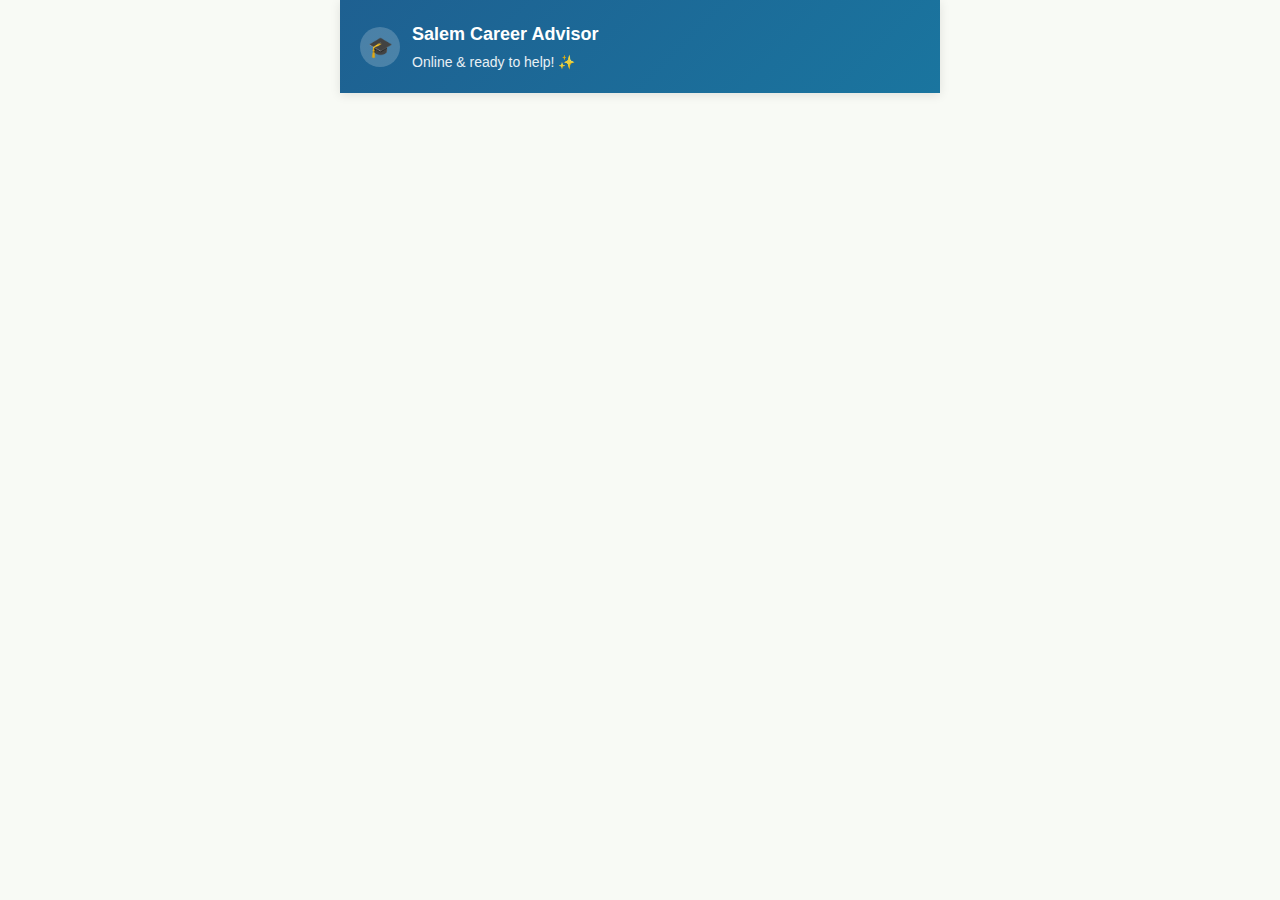
<file: index.html>
<!DOCTYPE html>
<html lang="en">
<head>
    <meta charset="UTF-8">
    <meta name="viewport" content="width=device-width, initial-scale=1.0, maximum-scale=1.0, user-scalable=no">
    <meta name="apple-mobile-web-app-capable" content="yes">
    <meta name="mobile-web-app-capable" content="yes">
    <title>Salem University Career Assessment</title>
    
    <!-- Import the color palette -->
    <link rel="stylesheet" href="colors.css">
    
    <style>
        /* CSS Variables from colors.css */
        :root {
            --mindaro: #d9ed92ff;
            --light-green: #b5e48cff;
            --light-green-2: #99d98cff;
            --emerald: #76c893ff;
            --keppel: #52b69aff;
            --verdigris: #34a0a4ff;
            --bondi-blue: #168aadff;
            --cerulean: #1a759fff;
            --lapis-lazuli: #1e6091ff;
            --indigo-dye: #184e77ff;
            
            /* Semantic color mapping */
            --color-primary: var(--cerulean);
            --color-secondary: var(--emerald);
            --color-accent: var(--verdigris);
            --color-background: #f8faf5;
            --color-surface: #ffffff;
            --color-text: #2d3436;
            --color-text-secondary: #636e72;
            --color-success: var(--emerald);
            --color-warning: var(--mindaro);
            --color-info: var(--bondi-blue);
        }
        
        * {
            margin: 0;
            padding: 0;
            box-sizing: border-box;
        }
        
        body {
            font-family: -apple-system, BlinkMacSystemFont, 'Segoe UI', Roboto, sans-serif;
            background-color: var(--color-background);
            color: var(--color-text);
            line-height: 1.6;
            overflow-x: hidden;
            -webkit-font-smoothing: antialiased;
        }
        
        /* Mobile-first container */
        .app-container {
            min-height: 100vh;
            display: flex;
            flex-direction: column;
            position: relative;
        }
        
        /* Chat Interface Styles */
        .chat-container {
            flex: 1;
            display: flex;
            flex-direction: column;
            max-width: 600px;
            margin: 0 auto;
            width: 100%;
            background: var(--color-surface);
        }
        
        .chat-header {
            background: linear-gradient(135deg, var(--lapis-lazuli) 0%, var(--cerulean) 100%);
            color: white;
            padding: 20px;
            box-shadow: 0 2px 10px rgba(0,0,0,0.1);
            position: sticky;
            top: 0;
            z-index: 100;
        }
        
        .header-content {
            display: flex;
            align-items: center;
            gap: 12px;
        }
        
        .bot-avatar {
            width: 40px;
            height: 40px;
            background: rgba(255,255,255,0.2);
            border-radius: 50%;
            display: flex;
            align-items: center;
            justify-content: center;
            font-size: 20px;
        }
        
        .header-text h1 {
            font-size: 18px;
            font-weight: 600;
            margin-bottom: 2px;
        }
        
        .header-text p {
            font-size: 14px;
            opacity: 0.9;
        }
        
        .chat-messages {
            flex: 1;
            overflow-y: hidden;
            padding: 20px;
            display: flex;
            flex-direction: column;
            justify-content: center;
            gap: 16px;
            background: var(--color-background);
            position: relative;
        }
        
        /* Single-screen message management */
        .message-fadeout {
            animation: fadeOut 0.5s ease forwards;
        }
        
        @keyframes fadeOut {
            to {
                opacity: 0;
                transform: translateY(-20px) scale(0.9);
            }
        }
        
        .message-fadein {
            animation: fadeIn 0.6s ease forwards;
        }
        
        @keyframes fadeIn {
            from {
                opacity: 0;
                transform: translateY(20px) scale(0.95);
            }
            to {
                opacity: 1;
                transform: translateY(0) scale(1);
            }
        }
        
        .message {
            display: flex;
            gap: 12px;
            animation: slideIn 0.3s ease-out;
        }
        
        .message.user {
            flex-direction: row-reverse;
        }
        
        .message-avatar {
            width: 32px;
            height: 32px;
            border-radius: 50%;
            flex-shrink: 0;
            display: flex;
            align-items: center;
            justify-content: center;
            font-size: 16px;
        }
        
        .message.bot .message-avatar {
            background: var(--emerald);
            color: white;
        }
        
        .message.user .message-avatar {
            background: var(--verdigris);
            color: white;
        }
        
        .message-bubble {
            max-width: 80%;
            padding: 12px 16px;
            border-radius: 18px;
            font-size: 16px;
            line-height: 1.4;
        }
        
        .message.bot .message-bubble {
            background: white;
            color: var(--color-text);
            border-bottom-left-radius: 4px;
            box-shadow: 0 2px 8px rgba(0,0,0,0.05);
        }
        
        .message.user .message-bubble {
            background: linear-gradient(135deg, var(--keppel) 0%, var(--verdigris) 100%);
            color: white;
            border-bottom-right-radius: 4px;
        }
        
        /* Quick Reply Buttons */
        .quick-replies {
            padding: 12px 20px;
            display: flex;
            gap: 8px;
            flex-wrap: wrap;
            background: white;
            border-top: 1px solid rgba(0,0,0,0.05);
            min-height: 60px;
            align-items: center;
        }
        
        /* Enhanced Quick Reply Cards */
        .quick-replies {
            padding: 20px;
            background: linear-gradient(180deg, rgba(255,255,255,0.95) 0%, rgba(217,237,146,0.05) 100%);
            border-top: 1px solid rgba(0,0,0,0.05);
            min-height: 80px;
        }
        
        .quick-replies-grid {
            display: grid;
            grid-template-columns: repeat(auto-fit, minmax(250px, 1fr));
            gap: 12px;
            max-width: 800px;
            margin: 0 auto;
        }
        
        .quick-reply-card {
            background: white;
            border: 2px solid #e0e0e0;
            border-radius: 16px;
            padding: 16px 20px;
            cursor: pointer;
            transition: all 0.3s ease;
            min-height: 60px;
            display: flex;
            align-items: center;
            justify-content: center;
            text-align: center;
            font-size: 15px;
            font-weight: 500;
            color: var(--color-text);
            position: relative;
            overflow: hidden;
            animation: slideInUp 0.4s ease;
        }
        
        .quick-reply-card::before {
            content: '';
            position: absolute;
            top: 0;
            left: 0;
            right: 0;
            bottom: 0;
            background: linear-gradient(135deg, var(--mindaro) 0%, var(--emerald) 100%);
            opacity: 0;
            transition: opacity 0.3s ease;
        }
        
        .quick-reply-card:hover {
            transform: translateY(-2px);
            box-shadow: 0 8px 24px rgba(0,0,0,0.1);
            border-color: var(--emerald);
        }
        
        .quick-reply-card:hover::before {
            opacity: 0.1;
        }
        
        .quick-reply-card span {
            position: relative;
            z-index: 1;
        }
        
        /* Animation for cards */
        @keyframes slideInUp {
            from {
                opacity: 0;
                transform: translateY(20px);
            }
            to {
                opacity: 1;
                transform: translateY(0);
            }
        }
        
        /* Legacy button style for compatibility */
        .quick-reply-btn {
            padding: 10px 20px;
            border: 2px solid var(--emerald);
            background: white;
            color: var(--color-primary);
            border-radius: 20px;
            font-size: 15px;
            font-weight: 500;
            cursor: pointer;
            transition: all 0.2s ease;
            white-space: nowrap;
            min-height: 44px;
            display: flex;
            align-items: center;
        }
        
        .quick-reply-btn:hover, .quick-reply-btn:active {
            background: var(--emerald);
            color: white;
            transform: translateY(-1px);
        }
        
        /* Input Area */
        .chat-input-area {
            padding: 16px;
            background: white;
            border-top: 1px solid rgba(0,0,0,0.05);
            display: flex;
            gap: 12px;
            align-items: center;
        }
        
        .chat-input {
            flex: 1;
            padding: 12px 20px;
            border: 2px solid var(--light-green);
            border-radius: 24px;
            font-size: 16px;
            outline: none;
            transition: border-color 0.2s ease;
            min-height: 48px;
        }
        
        .chat-input:focus {
            border-color: var(--emerald);
        }
        
        .send-button {
            width: 48px;
            height: 48px;
            border-radius: 50%;
            border: none;
            background: linear-gradient(135deg, var(--emerald) 0%, var(--keppel) 100%);
            color: white;
            cursor: pointer;
            display: flex;
            align-items: center;
            justify-content: center;
            transition: all 0.2s ease;
            font-size: 20px;
        }
        
        .send-button:hover {
            transform: scale(1.05);
        }
        
        .send-button:active {
            transform: scale(0.95);
        }
        
        .send-button:disabled {
            opacity: 0.5;
            cursor: not-allowed;
        }
        
        /* Typing Indicator */
        .typing-indicator {
            display: flex;
            gap: 4px;
            padding: 16px;
        }
        
        .typing-indicator span {
            width: 8px;
            height: 8px;
            background: var(--light-green-2);
            border-radius: 50%;
            animation: typing 1.4s infinite;
        }
        
        .typing-indicator span:nth-child(2) {
            animation-delay: 0.2s;
        }
        
        .typing-indicator span:nth-child(3) {
            animation-delay: 0.4s;
        }
        
        /* Enhanced Progress System */
        .progress-container {
            padding: 24px 20px;
            background: linear-gradient(180deg, rgba(255,255,255,0.98) 0%, rgba(217,237,146,0.08) 100%);
            border-bottom: 1px solid rgba(0,0,0,0.05);
            position: relative;
        }
        
        .progress-sections {
            display: flex;
            justify-content: space-between;
            margin-bottom: 20px;
            position: relative;
            max-width: 600px;
            margin: 0 auto 20px;
        }
        
        .progress-section {
            flex: 1;
            text-align: center;
            position: relative;
            z-index: 2;
        }
        
        .section-dot {
            width: 40px;
            height: 40px;
            border-radius: 50%;
            background: white;
            border: 3px solid #e0e0e0;
            margin: 0 auto 8px;
            display: flex;
            align-items: center;
            justify-content: center;
            font-weight: 600;
            transition: all 0.3s ease;
            position: relative;
            font-size: 14px;
        }
        
        .section-dot.active {
            background: var(--emerald);
            border-color: var(--emerald);
            color: white;
            transform: scale(1.1);
            box-shadow: 0 4px 12px rgba(118,200,147,0.4);
        }
        
        .section-dot.completed {
            background: var(--verdigris);
            border-color: var(--verdigris);
            color: white;
        }
        
        .section-dot.completed::after {
            content: '✓';
            position: absolute;
            font-size: 20px;
        }
        
        .section-label {
            font-size: 12px;
            color: #666;
            font-weight: 500;
        }
        
        .section-label.active {
            color: var(--emerald);
            font-weight: 600;
        }
        
        .progress-line {
            position: absolute;
            top: 20px;
            left: 10%;
            right: 10%;
            height: 3px;
            background: #e0e0e0;
            z-index: 1;
        }
        
        .progress-line-fill {
            height: 100%;
            background: linear-gradient(90deg, var(--verdigris) 0%, var(--emerald) 100%);
            transition: width 0.5s ease;
            position: relative;
        }
        
        .progress-stats {
            display: flex;
            justify-content: space-between;
            align-items: center;
            font-size: 14px;
            color: #666;
            margin-top: 12px;
        }
        
        .progress-percentage {
            font-size: 24px;
            font-weight: 700;
            color: var(--emerald);
            margin-right: 8px;
        }
        
        .time-estimate {
            color: #999;
            font-size: 13px;
        }
        
        .progress-text {
            display: flex;
            justify-content: space-between;
            font-size: 14px;
            color: var(--color-text-secondary);
        }
        
        /* Career Blueprint View */
        .blueprint-container {
            display: none;
            padding: 20px;
            max-width: 600px;
            margin: 0 auto;
            width: 100%;
        }
        
        .blueprint-header {
            text-align: center;
            margin-bottom: 30px;
            padding: 20px;
            background: linear-gradient(135deg, var(--mindaro) 0%, var(--light-green) 100%);
            border-radius: 16px;
        }
        
        .blueprint-header h2 {
            font-size: 24px;
            color: var(--indigo-dye);
            margin-bottom: 8px;
        }
        
        .career-timeline {
            display: flex;
            flex-direction: column;
            gap: 20px;
            margin-bottom: 30px;
        }
        
        .timeline-item {
            background: white;
            padding: 20px;
            border-radius: 12px;
            box-shadow: 0 4px 12px rgba(0,0,0,0.08);
            border-left: 4px solid var(--verdigris);
            transition: transform 0.2s ease;
        }
        
        .timeline-item:hover {
            transform: translateX(4px);
        }
        
        .timeline-year {
            font-size: 14px;
            color: var(--verdigris);
            font-weight: 600;
            margin-bottom: 8px;
        }
        
        .timeline-role {
            font-size: 18px;
            font-weight: 600;
            color: var(--indigo-dye);
            margin-bottom: 8px;
        }
        
        .timeline-skills {
            display: flex;
            flex-wrap: wrap;
            gap: 8px;
            margin-top: 12px;
        }
        
        .skill-badge {
            padding: 4px 12px;
            background: var(--mindaro);
            color: var(--indigo-dye);
            border-radius: 16px;
            font-size: 13px;
            font-weight: 500;
        }
        
        .cta-section {
            background: white;
            padding: 24px;
            border-radius: 16px;
            text-align: center;
            box-shadow: 0 4px 20px rgba(0,0,0,0.1);
        }
        
        .apply-button {
            background: linear-gradient(135deg, var(--cerulean) 0%, var(--bondi-blue) 100%);
            color: white;
            padding: 16px 40px;
            font-size: 18px;
            font-weight: 600;
            border: none;
            border-radius: 30px;
            cursor: pointer;
            transition: all 0.3s ease;
            margin-top: 20px;
            min-height: 56px;
        }
        
        .apply-button:hover {
            transform: translateY(-2px);
            box-shadow: 0 6px 20px rgba(26, 117, 159, 0.3);
        }
        
        /* Animations */
        @keyframes slideIn {
            from {
                opacity: 0;
                transform: translateY(10px);
            }
            to {
                opacity: 1;
                transform: translateY(0);
            }
        }
        
        /* Reward animations */
        .reward-badge {
            position: fixed;
            top: 50%;
            left: 50%;
            transform: translate(-50%, -50%) scale(0);
            background: white;
            padding: 20px;
            border-radius: 50%;
            box-shadow: 0 10px 30px rgba(0,0,0,0.2);
            z-index: 1000;
            animation: rewardPop 0.6s ease forwards;
        }
        
        @keyframes rewardPop {
            0% {
                transform: translate(-50%, -50%) scale(0) rotate(0deg);
            }
            50% {
                transform: translate(-50%, -50%) scale(1.2) rotate(180deg);
            }
            100% {
                transform: translate(-50%, -50%) scale(1) rotate(360deg);
            }
        }
        
        /* Micro-interactions */
        .pulse-dot {
            display: inline-block;
            width: 8px;
            height: 8px;
            background: var(--emerald);
            border-radius: 50%;
            margin: 0 4px;
            animation: pulse 1.5s ease infinite;
        }
        
        @keyframes pulse {
            0%, 100% {
                transform: scale(1);
                opacity: 1;
            }
            50% {
                transform: scale(1.5);
                opacity: 0.5;
            }
        }
        
        @keyframes typing {
            0%, 60%, 100% {
                opacity: 0.3;
                transform: translateY(0);
            }
            30% {
                opacity: 1;
                transform: translateY(-10px);
            }
        }
        
        /* Confetti animation for milestones */
        .confetti {
            position: fixed;
            width: 10px;
            height: 10px;
            background: var(--emerald);
            position: absolute;
            animation: confetti-fall 3s ease-out;
            z-index: 1000;
        }
        
        @keyframes confetti-fall {
            0% {
                transform: translateY(-100vh) rotate(0deg);
                opacity: 1;
            }
            100% {
                transform: translateY(100vh) rotate(720deg);
                opacity: 0;
            }
        }
        
        /* Celebration message */
        .celebration-message {
            position: fixed;
            top: 50%;
            left: 50%;
            transform: translate(-50%, -50%);
            background: white;
            padding: 30px 40px;
            border-radius: 20px;
            box-shadow: 0 20px 60px rgba(0,0,0,0.2);
            text-align: center;
            z-index: 1001;
            animation: celebrationPop 0.5s ease;
        }
        
        @keyframes celebrationPop {
            0% {
                transform: translate(-50%, -50%) scale(0);
                opacity: 0;
            }
            80% {
                transform: translate(-50%, -50%) scale(1.1);
            }
            100% {
                transform: translate(-50%, -50%) scale(1);
                opacity: 1;
            }
        }
        
        /* Checkbox styles */
        .checkbox-container {
            display: flex;
            flex-direction: column;
            gap: 12px;
            margin-top: 12px;
        }
        
        .checkbox-option {
            background: white;
            border: 2px solid #e0e0e0;
            border-radius: 12px;
            padding: 16px;
            cursor: pointer;
            transition: all 0.3s ease;
            display: flex;
            align-items: center;
            gap: 12px;
            min-height: 56px;
        }
        
        .checkbox-option:hover {
            border-color: var(--emerald);
            transform: translateX(4px);
        }
        
        .checkbox-option.selected {
            background: var(--mindaro);
            border-color: var(--emerald);
        }
        
        .checkbox-option input[type="checkbox"] {
            width: 20px;
            height: 20px;
            cursor: pointer;
        }
        
        .checkbox-submit-btn {
            background: linear-gradient(135deg, var(--cerulean) 0%, var(--bondi-blue) 100%);
            color: white;
            padding: 16px 32px;
            border: none;
            border-radius: 30px;
            font-size: 16px;
            font-weight: 600;
            cursor: pointer;
            margin-top: 20px;
            transition: all 0.3s ease;
            min-height: 56px;
        }
        
        .checkbox-submit-btn:hover:not(:disabled) {
            transform: translateY(-2px);
            box-shadow: 0 6px 20px rgba(26, 117, 159, 0.3);
        }
        
        .checkbox-submit-btn:disabled {
            opacity: 0.5;
            cursor: not-allowed;
        }
        
        /* Scale/Slider styles */
        .scale-container {
            background: white;
            border-radius: 16px;
            padding: 32px 24px;
            margin-top: 16px;
            box-shadow: 0 2px 10px rgba(0,0,0,0.1);
        }
        
        .scale-slider {
            width: 100%;
            margin: 40px 0 30px 0;
            -webkit-appearance: none;
            appearance: none;
            height: 12px;
            background: linear-gradient(to right, var(--mindaro) 0%, var(--emerald) 50%, var(--cerulean) 100%);
            border-radius: 6px;
            outline: none;
            opacity: 0.9;
        }
        
        .scale-slider::-webkit-slider-thumb {
            -webkit-appearance: none;
            appearance: none;
            width: 32px;
            height: 32px;
            background: white;
            border: 3px solid var(--cerulean);
            border-radius: 50%;
            cursor: pointer;
            box-shadow: 0 2px 8px rgba(0,0,0,0.2);
            transition: all 0.2s ease;
        }
        
        .scale-slider::-webkit-slider-thumb:hover {
            transform: scale(1.1);
            box-shadow: 0 4px 12px rgba(0,0,0,0.3);
        }
        
        .scale-slider::-moz-range-thumb {
            width: 32px;
            height: 32px;
            background: white;
            border: 3px solid var(--cerulean);
            border-radius: 50%;
            cursor: pointer;
            box-shadow: 0 2px 8px rgba(0,0,0,0.2);
            transition: all 0.2s ease;
        }
        
        .scale-slider::-moz-range-thumb:hover {
            transform: scale(1.1);
            box-shadow: 0 4px 12px rgba(0,0,0,0.3);
        }
        
        .scale-labels {
            display: flex;
            justify-content: space-between;
            margin-bottom: 20px;
            font-size: 16px;
            font-weight: 500;
            color: var(--indigo-dye);
            padding: 0 5px;
        }
        
        .scale-value {
            text-align: center;
            font-size: 48px;
            font-weight: 700;
            color: var(--cerulean);
            margin: 20px 0 30px 0;
            line-height: 1;
        }
        
        .scale-submit-btn {
            background: linear-gradient(135deg, var(--cerulean) 0%, var(--bondi-blue) 100%);
            color: white;
            padding: 16px 32px;
            border: none;
            border-radius: 30px;
            font-size: 16px;
            font-weight: 600;
            cursor: pointer;
            margin-top: 24px;
            width: 100%;
            transition: all 0.3s ease;
            min-height: 56px;
        }
        
        .scale-submit-btn:hover {
            transform: translateY(-2px);
            box-shadow: 0 6px 20px rgba(26, 117, 159, 0.3);
        }
        
        /* Loading Screen */
        .loading-screen {
            display: none;
            position: fixed;
            top: 0;
            left: 0;
            right: 0;
            bottom: 0;
            background: linear-gradient(135deg, var(--light-green) 0%, var(--emerald) 100%);
            z-index: 1000;
            align-items: center;
            justify-content: center;
            flex-direction: column;
            color: white;
        }
        
        .loading-spinner {
            width: 60px;
            height: 60px;
            border: 4px solid rgba(255,255,255,0.3);
            border-top: 4px solid white;
            border-radius: 50%;
            animation: spin 1s linear infinite;
            margin-bottom: 20px;
        }
        
        @keyframes spin {
            0% { transform: rotate(0deg); }
            100% { transform: rotate(360deg); }
        }
        
        /* Mobile Optimizations */
        @media (max-width: 480px) {
            .chat-header {
                padding: 16px;
            }
            
            .header-text h1 {
                font-size: 16px;
            }
            
            .message-bubble {
                max-width: 90%;
                font-size: 15px;
            }
            
            .quick-reply-btn {
                font-size: 14px;
                padding: 8px 16px;
            }
            
            .timeline-item {
                padding: 16px;
            }
        }
        
        /* Touch-friendly adjustments */
        @media (hover: none) {
            .quick-reply-btn:active {
                background: var(--emerald);
                color: white;
            }
            
            .timeline-item:active {
                transform: translateX(4px);
            }
        }
        
        /* Hide elements initially */
        .hidden {
            display: none !important;
        }
    </style>
</head>
<body>
    <div class="app-container">
        <!-- Chat Interface -->
        <div id="chatInterface" class="chat-container">
            <div class="chat-header">
                <div class="header-content">
                    <div class="bot-avatar">🎓</div>
                    <div class="header-text">
                        <h1>Salem Career Advisor</h1>
                        <p class="status">Online & ready to help! ✨</p>
                    </div>
                </div>
            </div>
            
            <!-- Enhanced Progress Bar -->
            <div class="progress-container hidden" id="progressContainer">
                <div class="progress-sections">
                    <div class="progress-line">
                        <div class="progress-line-fill" id="progressFill" style="width: 0%"></div>
                    </div>
                    <div class="progress-section" data-section="1">
                        <div class="section-dot active" id="section1">1</div>
                        <div class="section-label active">Education</div>
                    </div>
                    <div class="progress-section" data-section="2">
                        <div class="section-dot" id="section2">2</div>
                        <div class="section-label">Experience</div>
                    </div>
                    <div class="progress-section" data-section="3">
                        <div class="section-dot" id="section3">3</div>
                        <div class="section-label">Vision</div>
                    </div>
                    <div class="progress-section" data-section="4">
                        <div class="section-dot" id="section4">4</div>
                        <div class="section-label">Decision</div>
                    </div>
                    <div class="progress-section" data-section="5">
                        <div class="section-dot" id="section5">5</div>
                        <div class="section-label">Finish</div>
                    </div>
                </div>
                <div class="progress-stats">
                    <div>
                        <span class="progress-percentage" id="progressPercent">0%</span>
                        <span class="progress-current">Complete</span>
                    </div>
                    <span class="time-estimate" id="timeEstimate">~12 min remaining</span>
                </div>
            </div>
            
            <!-- Chat Messages -->
            <div class="chat-messages" id="chatMessages">
                <!-- Messages will be dynamically added here -->
            </div>
            
            <!-- Quick Replies -->
            <div class="quick-replies hidden" id="quickReplies">
                <!-- Quick reply buttons will be dynamically added here -->
            </div>
            
            <!-- Input Area -->
            <div class="chat-input-area hidden" id="inputArea">
                <input 
                    type="text" 
                    class="chat-input" 
                    id="chatInput" 
                    placeholder="Type your answer..."
                    autocomplete="off"
                >
                <button class="send-button" id="sendButton">
                    <span>→</span>
                </button>
            </div>
        </div>
        
        <!-- Career Blueprint View -->
        <div id="blueprintView" class="blueprint-container hidden">
            <!-- Blueprint content will be dynamically added here -->
        </div>
        
        <!-- Loading Screen -->
        <div id="loadingScreen" class="loading-screen">
            <div class="loading-spinner"></div>
            <h2>Creating Your Career Blueprint...</h2>
            <p>Analyzing your responses...</p>
        </div>
    </div>
    
    <!-- External scripts for LLM integration -->
    <script src="config.js"></script>
    <script src="llm-service.js"></script>
    <script src="conversational-enhancements.js"></script>
    
    <!-- Embedded quiz logic -->
    <script>
        // Salem University Career Assessment Quiz Application
        // Enhanced with LLM integration for dynamic, personalized experiences

        // Application state
        const appState = {
            currentQuestion: 0,
            responses: {},
            isTyping: false,
            quizStartTime: null,
            userEmail: '',
            userName: '',
            milestones: {},
            llmService: null,
            apiCallCount: 0,
            dynamicQuestions: [],
            conversationContext: {}
        };

        // DOM elements
        const elements = {
            chatMessages: document.getElementById('chatMessages'),
            quickReplies: document.getElementById('quickReplies'),
            inputArea: document.getElementById('inputArea'),
            chatInput: document.getElementById('chatInput'),
            sendButton: document.getElementById('sendButton'),
            progressContainer: document.getElementById('progressContainer'),
            progressFill: document.getElementById('progressFill'),
            progressCurrent: document.getElementById('progressCurrent'),
            progressPercent: document.getElementById('progressPercent'),
            chatInterface: document.getElementById('chatInterface'),
            blueprintView: document.getElementById('blueprintView'),
            loadingScreen: document.getElementById('loadingScreen')
        };

        // Complete 25-Question Career Assessment
        const quizQuestions = [
            // Introduction
            {
                id: 'intro',
                message: "Hi! 👋 I'm Salem, your personal career advisor. Think of me as your guide to discovering the perfect education path for your future! Ready to explore your possibilities? 🚀",
                type: 'quick',
                options: ['Yes, let\'s start! 🎉', 'Tell me more first 🤔']
            },
            // Section 1: Educational Foundation (Questions 1-8)
            {
                id: 'q1_education_level',
                number: 1,
                message: "Let's start with your educational journey! 🎓 What's your highest level of education completed?",
                type: 'quick',
                options: [
                    'High School Diploma or GED',
                    'Some College (no degree)',
                    'Associate Degree',
                    'Bachelor\'s Degree',
                    'Master\'s Degree',
                    'Doctoral Degree'
                ],
                followUp: {
                    'High School Diploma or GED': "Starting fresh! Love the ambition! 🌱 You're about to unlock so many possibilities!",
                    'Some College (no degree)': "Welcome back! Time to finish what you started! 💪",
                    'Associate Degree': "Nice foundation! Ready to build higher? 🏗️",
                    'Bachelor\'s Degree': "Bachelor's club! Time for the next level? 🎯",
                    'Master\'s Degree': "Already a master! Going for legendary status? ⭐",
                    'Doctoral Degree': "Wow, a doctor in the house! Always more to learn! 🚀"
                }
            },
            {
                id: 'q2_field_of_study',
                number: 2,
                message: "Great! Now, what was your field of study? 📚 This helps me understand your background better!",
                type: 'quick',
                options: [
                    'Business/Management',
                    'Healthcare/Nursing',
                    'Education/Teaching',
                    'Criminal Justice/Law Enforcement',
                    'Technology/Computer Science',
                    'Liberal Arts/General Studies',
                    'Science/Engineering',
                    'Other'
                ],
                dynamicMessage: function(responses) {
                    if (responses.q1_education_level === 'Some College (no degree)') {
                        return "What field are you studying (or did you study)? 📚 This helps me understand your interests!";
                    }
                    return null;
                }
            },
            {
                id: 'q3_completion_date',
                number: 3,
                message: "When did you complete (or expect to complete) your most recent degree? ⏰",
                type: 'quick',
                options: [
                    'Currently enrolled',
                    'Within the last 2 years',
                    '2-5 years ago',
                    '5-10 years ago',
                    'More than 10 years ago'
                ]
            },
            {
                id: 'q4_academic_performance',
                number: 4,
                message: "How would you describe your academic performance? 📊 (No judgment - we all have different strengths!)",
                type: 'quick',
                options: [
                    'Excellent (mostly A\'s)',
                    'Good (mostly B\'s)',
                    'Average (mostly C\'s)',
                    'It was challenging for me',
                    'I was a different person then - ready to excel now!'
                ],
                followUp: {
                    'Excellent (mostly A\'s)': "Academic rockstar! 🌟 That dedication will serve you well!",
                    'Good (mostly B\'s)': "Solid performance! You know how to get results! 💪",
                    'Average (mostly C\'s)': "Hey, C's get degrees! And experience counts for so much more! 👍",
                    'It was challenging for me': "I appreciate your honesty! Our support system is amazing - free weekly tutoring included! 🤝",
                    'I was a different person then - ready to excel now!': "Love that growth mindset! That's the spirit of a true champion! 🏆"
                }
            },
            {
                id: 'q5_favorite_aspect',
                number: 5,
                message: "What was your favorite part of your educational experience? 🌟",
                type: 'quick',
                options: [
                    'Hands-on projects and real-world applications',
                    'Research and analytical thinking',
                    'Group discussions and collaboration',
                    'Independent study and self-direction',
                    'Connecting theory to practice',
                    'Building relationships with classmates and faculty'
                ]
            },
            {
                id: 'q6_skill_to_add',
                number: 6,
                message: "If you could add ONE skill or credential to level up your career, what would it be? 🎮",
                type: 'quick',
                options: [
                    'Advanced degree in my field',
                    'Leadership and management training',
                    'Professional certifications',
                    'Technology and digital skills',
                    'Communication and presentation abilities',
                    'Industry-specific expertise'
                ]
            },
            {
                id: 'q7_recent_development',
                number: 7,
                message: "Have you taken any professional development courses or certifications recently? 📈",
                type: 'quick',
                options: [
                    'Yes, multiple courses/certifications',
                    'Yes, one significant program',
                    'Some informal training or workshops',
                    'No, but I\'ve been planning to',
                    'No, this would be my first step back'
                ]
            },
            {
                id: 'q8_biggest_concern',
                number: 8,
                message: "Real talk - what's your biggest concern about going back to school? 🤔 (I'm here to help address it!)",
                type: 'quick',
                options: [
                    'Time management with work and family',
                    'Academic confidence after time away',
                    'Technology and online learning',
                    'Financial investment and value',
                    'Choosing the right program',
                    'Balancing studies with current responsibilities'
                ],
                followUp: {
                    'Time management with work and family': "Totally get it! That's why our flexible programs are designed for busy professionals like you! ⏰",
                    'Academic confidence after time away': "You've got this! Our free weekly tutoring and 24/7 support will boost your confidence! 💪",
                    'Technology and online learning': "No worries! Our tech support is amazing and available 24/7! 💻",
                    'Financial investment and value': "Smart thinking! Let me show you how our graduates see real career advancement... 📈",
                    'Choosing the right program': "That's why I'm here! We'll find your perfect match! 🎯",
                    'Balancing studies with current responsibilities': "Balance is key! Our programs are built for working professionals! ⚖️"
                }
            },
            // Section 2: Professional Experience (Questions 9-15)
            {
                id: 'q9_employment_status',
                number: 9,
                message: "Now let's talk about your professional journey! 💼 What's your current employment status?",
                type: 'quick',
                options: [
                    'Employed full-time',
                    'Employed part-time',
                    'Self-employed/Freelancing',
                    'Between jobs/Actively seeking',
                    'Student',
                    'Retired but considering new opportunities'
                ]
            },
            {
                id: 'q10_industry',
                number: 10,
                message: "What industry are you in? 🏢 This helps me suggest programs that align with your field!",
                type: 'quick',
                options: [
                    'Healthcare/Medical',
                    'Business/Finance/Consulting',
                    'Education/Training',
                    'Government/Public Service',
                    'Technology/IT',
                    'Criminal Justice/Law Enforcement',
                    'Non-profit/Social Services',
                    'Other'
                ]
            },
            {
                id: 'q11_years_experience',
                number: 11,
                message: "How many years of professional experience do you have? 📅 Experience is valuable!",
                type: 'quick',
                options: [
                    'Less than 2 years',
                    '2-5 years',
                    '5-10 years',
                    '10-15 years',
                    '15-20 years',
                    'More than 20 years'
                ]
            },
            {
                id: 'q12_role_level',
                number: 12,
                message: "What's your current role level? 📊 (No matter where you are, there's always room to grow!)",
                type: 'quick',
                options: [
                    'Individual contributor/Front-line role',
                    'Senior specialist/Subject matter expert',
                    'Team leader/Supervisor',
                    'Manager/Department head',
                    'Senior manager/Director',
                    'Executive/C-suite'
                ]
            },
            {
                id: 'q13_engaging_aspects',
                number: 13,
                message: "What parts of your work light you up? ✨ Choose up to 3 that really energize you!",
                type: 'checkbox',
                options: [
                    'Problem-solving and analytical challenges',
                    'Leading and developing team members',
                    'Client/customer interaction and service',
                    'Strategic planning and big-picture thinking',
                    'Hands-on technical work',
                    'Creative and innovative projects',
                    'Training and knowledge sharing',
                    'Process improvement and efficiency'
                ],
                maxSelections: 3
            },
            {
                id: 'q14_frustration',
                number: 14,
                message: "Let's be real - what's your biggest frustration at work right now? 😤 (Education can fix this!)",
                type: 'quick',
                options: [
                    'Limited advancement opportunities',
                    'Lack of recognition for my contributions',
                    'Feeling stuck in routine tasks',
                    'Insufficient compensation for my skills',
                    'Need more credibility and credentials',
                    'Want to transition to a new field'
                ],
                followUp: {
                    'Limited advancement opportunities': "Time to break through that ceiling! 🚀",
                    'Lack of recognition for my contributions': "Let's get you the credentials that demand recognition! 🏆",
                    'Feeling stuck in routine tasks': "Ready to level up to more exciting challenges! 🎮",
                    'Insufficient compensation for my skills': "Education is the best investment in your earning power! 💰",
                    'Need more credibility and credentials': "Perfect! That's exactly what we're here for! 📜",
                    'Want to transition to a new field': "Career pivots are my specialty! Let's make it happen! 🔄"
                }
            },
            {
                id: 'q15_ideal_role',
                number: 15,
                message: "Dream big! 🌟 If you could wave a magic wand and be in your ideal role 3 years from now, what would you be doing?",
                type: 'text',
                placeholder: 'Tell me about your dream job...'
            },
            // Section 3: Career Vision (Questions 16-21)
            {
                id: 'q16_primary_goal',
                number: 16,
                message: "Let's talk goals! 🎯 What's your primary career goal for the next 3-5 years?",
                type: 'quick',
                options: [
                    'Advance to leadership/management role',
                    'Become a recognized expert in my field',
                    'Transition to a new industry or career',
                    'Start my own business or practice',
                    'Increase my earning potential significantly',
                    'Find more meaningful and fulfilling work'
                ]
            },
            {
                id: 'q17_motivation',
                number: 17,
                message: "What's lighting a fire under you right now? 🔥 Select all that apply!",
                type: 'checkbox',
                options: [
                    'Career advancement opportunity',
                    'Job market changes in my industry',
                    'Personal goal I\'ve been putting off',
                    'Employer encouragement or requirement',
                    'Desire for more job security',
                    'Life transition (career change, empty nest, etc.)',
                    'Want to set example for family/others'
                ]
            },
            {
                id: 'q18_current_vs_new',
                number: 18,
                message: "On a scale of 1-5, how important is it that your education relates to your current job vs. opening new opportunities?",
                type: 'scale',
                scaleMin: 1,
                scaleMax: 5,
                scaleLabels: {
                    1: 'Current Job Focus',
                    5: 'New Opportunities'
                }
            },
            {
                id: 'q19_timeline',
                number: 19,
                message: "When would you ideally like to complete your program? ⏰ (Fun fact: Students who start sooner reach their goals 40% faster!)",
                type: 'quick',
                options: [
                    'As quickly as possible (under 1 year)',
                    '1-2 years',
                    '2-3 years',
                    '3-4 years',
                    'I\'m flexible on timing'
                ]
            },
            {
                id: 'q20_ten_year_vision',
                number: 20,
                message: "Think big picture - where do you see yourself in 10 years? 🔮 (Dream big!)",
                type: 'quick',
                options: [
                    'Senior executive or business owner',
                    'Recognized expert/thought leader in my field',
                    'Educator/trainer/mentor to others',
                    'Consultant or independent professional',
                    'Community leader making social impact',
                    'Still exploring - want to keep options open'
                ]
            },
            {
                id: 'q21_success_definition',
                number: 21,
                message: "What would make you feel most successful in your career? 🏆 (There's no wrong answer!)",
                type: 'quick',
                options: [
                    'Recognition as a leader in my field',
                    'Financial security and independence',
                    'Making a positive impact on others',
                    'Intellectual challenge and continuous learning',
                    'Work-life balance and flexibility',
                    'Building something lasting and meaningful'
                ]
            },
            // Section 4: Decision Process (Questions 22-24)
            {
                id: 'q22_decision_factors',
                number: 22,
                message: "When choosing a program, what matters most to you? 🤔 Pick your top 3!",
                type: 'checkbox',
                options: [
                    'Reputation and credibility of the institution',
                    'Flexibility to balance with current responsibilities',
                    'Support and resources available to students',
                    'Career services and job placement assistance',
                    'Cost and return on investment',
                    'Program format (online, hybrid, in-person)',
                    'Faculty expertise and industry connections',
                    'Accelerated timeline to completion'
                ],
                maxSelections: 3
            },
            {
                id: 'q23_decision_makers',
                number: 23,
                message: "Who else would be part of this decision? 👥 (We can help you make the case!)",
                type: 'quick',
                options: [
                    'This is entirely my decision',
                    'My spouse/partner',
                    'My employer or manager',
                    'Family members',
                    'Professional mentor or advisor',
                    'Financial advisor'
                ]
            },
            {
                id: 'q24_confidence_needs',
                number: 24,
                message: "Last question before the fun one! 🎉 What would help you feel confident moving forward? (Select all)",
                type: 'checkbox',
                options: [
                    'Clear understanding of time commitment',
                    'Confidence in my ability to succeed',
                    'Proof of career advancement outcomes',
                    'Financial plan that works for my situation',
                    'Support from employer/family',
                    'Detailed program curriculum and requirements',
                    'Opportunity to speak with current students/graduates'
                ]
            },
            // Section 5: Final Personalization (Question 25)
            {
                id: 'q25_final_thoughts',
                number: 25,
                message: "Final question! 🌟 What's the most important thing you'd want me to know about your situation? (This helps me personalize your blueprint!)",
                type: 'text',
                placeholder: 'Share anything that would help us understand your unique situation...'
            }
        ];

        // Initialize the quiz
        async function initializeQuiz() {
            const urlParams = new URLSearchParams(window.location.search);
            appState.userEmail = urlParams.get('email') || '';
            appState.userName = urlParams.get('name') || '';
            appState.quizStartTime = new Date();
            
            // Initialize LLM service if API key is configured
            if (window.quizConfig && window.quizConfig.claude.apiKey && window.quizConfig.claude.apiKey.startsWith('sk-ant-')) {
                try {
                    appState.llmService = new LLMService(window.quizConfig.claude.apiKey);
                    await appState.llmService.initializeConversation();
                    console.log('✅ Claude LLM service initialized');
                } catch (error) {
                    console.error('Failed to initialize Claude service:', error);
                    console.log('Falling back to static quiz');
                }
            }
            
            // Start with first question
            setTimeout(() => {
                askQuestion(0);
            }, 1000);
        }

        // Ask a question
        function askQuestion(index) {
            if (index >= quizQuestions.length) {
                completeQuiz();
                return;
            }
            
            const question = quizQuestions[index];
            appState.currentQuestion = index;
            
            // Update progress if not intro
            if (index > 0) {
                updateProgress();
            }
            
            // Check for smart skip logic
            if (shouldSkipQuestion(question, index)) {
                askQuestion(index + 1);
                return;
            }
            
            // Use dynamic message if available
            const messageToShow = (question.dynamicMessage && 
                typeof question.dynamicMessage === 'function') ? 
                question.dynamicMessage(appState.responses) || question.message : 
                question.message;
            
            // Add bot message
            addBotMessage(messageToShow);
            
            // Show appropriate input after delay
            setTimeout(() => {
                if (question.type === 'quick') {
                    showQuickReplies(question.options);
                } else if (question.type === 'text') {
                    showTextInput(question.placeholder);
                } else if (question.type === 'checkbox') {
                    showCheckboxOptions(question.options, question.maxSelections);
                } else if (question.type === 'scale') {
                    showScaleInput(question);
                }
            }, 1500);
        }

        // Add bot message
        function addBotMessage(text, isSpecial = false) {
            appState.isTyping = true;
            
            // Show typing indicator
            const typingDiv = document.createElement('div');
            typingDiv.className = 'message bot typing-message';
            typingDiv.innerHTML = `
                <div class="message-avatar">🤖</div>
                <div class="message-bubble">
                    <div class="typing-indicator">
                        <span></span>
                        <span></span>
                        <span></span>
                    </div>
                </div>
            `;
            elements.chatMessages.appendChild(typingDiv);
            
            // Add actual message after delay
            const typingTime = Math.min(text.length * 20, 2000);
            setTimeout(() => {
                typingDiv.remove();
                
                const messageDiv = document.createElement('div');
                messageDiv.className = `message bot ${isSpecial ? 'special' : ''}`;
                messageDiv.innerHTML = `
                    <div class="message-avatar">🤖</div>
                    <div class="message-bubble">${text}</div>
                `;
                elements.chatMessages.appendChild(messageDiv);
                
                appState.isTyping = false;
            }, 1000 + Math.random() * 1000);
        }

        // Add user message
        function addUserMessage(text) {
            const messageDiv = document.createElement('div');
            messageDiv.className = 'message user';
            messageDiv.innerHTML = `
                <div class="message-avatar">👤</div>
                <div class="message-bubble">${text}</div>
            `;
            elements.chatMessages.appendChild(messageDiv);
        }

        // Show quick reply buttons with enhanced card design
        function showQuickReplies(options) {
            elements.quickReplies.innerHTML = '';
            elements.quickReplies.classList.remove('hidden');
            
            // Create grid container
            const grid = document.createElement('div');
            grid.className = 'quick-replies-grid';
            
            options.forEach((option, index) => {
                const card = document.createElement('div');
                card.className = 'quick-reply-card';
                card.style.animationDelay = `${index * 0.1}s`;
                
                const span = document.createElement('span');
                span.textContent = option;
                card.appendChild(span);
                
                card.onclick = () => handleQuickReply(option);
                grid.appendChild(card);
            });
            
            elements.quickReplies.appendChild(grid);
        }

        // Hide quick replies
        function hideQuickReplies() {
            elements.quickReplies.classList.add('hidden');
            elements.quickReplies.innerHTML = '';
        }

        // Show text input
        function showTextInput(placeholder = 'Type your answer...') {
            elements.inputArea.classList.remove('hidden');
            elements.chatInput.placeholder = placeholder;
            elements.chatInput.value = '';
            elements.chatInput.focus();
        }

        // Hide text input
        function hideTextInput() {
            elements.inputArea.classList.add('hidden');
        }
        
        // Show checkbox options
        function showCheckboxOptions(options, maxSelections = 3) {
            elements.quickReplies.innerHTML = '';
            elements.quickReplies.classList.remove('hidden');
            
            const container = document.createElement('div');
            container.className = 'checkbox-container';
            
            const selectedOptions = [];
            
            options.forEach((option, index) => {
                const label = document.createElement('label');
                label.className = 'checkbox-option';
                
                const checkbox = document.createElement('input');
                checkbox.type = 'checkbox';
                checkbox.value = option;
                checkbox.id = `checkbox-${index}`;
                
                checkbox.addEventListener('change', (e) => {
                    if (e.target.checked) {
                        if (selectedOptions.length >= maxSelections) {
                            e.target.checked = false;
                            return;
                        }
                        selectedOptions.push(option);
                        label.classList.add('selected');
                    } else {
                        const idx = selectedOptions.indexOf(option);
                        if (idx > -1) selectedOptions.splice(idx, 1);
                        label.classList.remove('selected');
                    }
                    
                    // Enable/disable submit button
                    const submitBtn = container.querySelector('.checkbox-submit-btn');
                    if (submitBtn) {
                        submitBtn.disabled = selectedOptions.length === 0;
                    }
                });
                
                const text = document.createElement('span');
                text.textContent = option;
                
                label.appendChild(checkbox);
                label.appendChild(text);
                container.appendChild(label);
            });
            
            // Add submit button
            const submitBtn = document.createElement('button');
            submitBtn.className = 'checkbox-submit-btn';
            submitBtn.textContent = `Continue (Select up to ${maxSelections})`;
            submitBtn.disabled = true;
            submitBtn.onclick = () => handleCheckboxSubmit(selectedOptions);
            container.appendChild(submitBtn);
            
            elements.quickReplies.appendChild(container);
        }
        
        // Handle checkbox submission
        function handleCheckboxSubmit(selectedOptions) {
            if (appState.isTyping || selectedOptions.length === 0) return;
            
            addUserMessage(selectedOptions.join(', '));
            hideQuickReplies();
            
            // Save response
            const question = quizQuestions[appState.currentQuestion];
            appState.responses[question.id] = selectedOptions;
            
            // Check for milestones and proceed to next question
            const hasMilestone = checkMilestones();
            const milestoneDelay = hasMilestone ? 2500 : 0;
            
            setTimeout(() => {
                askQuestion(appState.currentQuestion + 1);
            }, 1000 + milestoneDelay);
        }
        
        // Show emoji scale input
        function showScaleInput(question) {
            elements.quickReplies.innerHTML = '';
            elements.quickReplies.classList.remove('hidden');
            
            const container = document.createElement('div');
            container.className = 'emoji-scale-container';
            container.style.animation = 'slideInUp 0.4s ease';
            
            // Question reminder
            const reminder = document.createElement('p');
            reminder.style.textAlign = 'center';
            reminder.style.marginBottom = '20px';
            reminder.style.color = '#666';
            reminder.textContent = 'Click to select your preference:';
            container.appendChild(reminder);
            
            // Emoji scale
            const emojiScale = document.createElement('div');
            emojiScale.className = 'emoji-scale';
            
            const emojis = [
                { emoji: '😟', label: question.scaleLabels[1] || 'Strongly Disagree', value: 1 },
                { emoji: '😕', label: 'Disagree', value: 2 },
                { emoji: '😐', label: 'Neutral', value: 3 },
                { emoji: '🙂', label: 'Agree', value: 4 },
                { emoji: '😊', label: question.scaleLabels[5] || 'Strongly Agree', value: 5 }
            ];
            
            let selectedValue = null;
            const submitBtn = document.createElement('button');
            submitBtn.className = 'scale-submit-btn';
            submitBtn.textContent = 'Select an option to continue';
            submitBtn.disabled = true;
            submitBtn.style.marginTop = '20px';
            submitBtn.style.opacity = '0.5';
            
            emojis.forEach((item, index) => {
                const emojiWrapper = document.createElement('div');
                emojiWrapper.style.textAlign = 'center';
                emojiWrapper.style.cursor = 'pointer';
                
                const emojiOption = document.createElement('div');
                emojiOption.className = 'emoji-option';
                emojiOption.textContent = item.emoji;
                emojiOption.style.animationDelay = `${index * 0.1}s`;
                emojiOption.style.animation = 'slideInUp 0.4s ease both';
                
                const label = document.createElement('div');
                label.className = 'emoji-label';
                label.textContent = item.label;
                
                emojiOption.onclick = () => {
                    // Clear previous selection
                    document.querySelectorAll('.emoji-option').forEach(e => {
                        e.classList.remove('selected');
                    });
                    
                    // Set new selection
                    emojiOption.classList.add('selected');
                    selectedValue = item.value;
                    
                    // Enable submit button
                    submitBtn.disabled = false;
                    submitBtn.style.opacity = '1';
                    submitBtn.textContent = 'Continue';
                    submitBtn.onclick = () => handleScaleSubmit(selectedValue);
                };
                
                emojiWrapper.appendChild(emojiOption);
                emojiWrapper.appendChild(label);
                emojiScale.appendChild(emojiWrapper);
            });
            
            container.appendChild(emojiScale);
            container.appendChild(submitBtn);
            
            elements.quickReplies.appendChild(container);
        }
        
        // Handle scale submission
        function handleScaleSubmit(value) {
            if (appState.isTyping) return;
            
            addUserMessage(`${value} out of 5`);
            hideQuickReplies();
            
            // Save response
            const question = quizQuestions[appState.currentQuestion];
            appState.responses[question.id] = value;
            
            // Check for milestones and proceed to next question
            const hasMilestone = checkMilestones();
            const milestoneDelay = hasMilestone ? 2500 : 0;
            
            setTimeout(() => {
                askQuestion(appState.currentQuestion + 1);
            }, 1000 + milestoneDelay);
        }
        
        // Smart skip logic
        function shouldSkipQuestion(question, index) {
            // Skip Question 2 (field of study) if education level is high school
            if (question.id === 'q2_field_of_study' && 
                appState.responses['q1_education_level'] === 'High School Diploma or GED') {
                return true;
            }
            
            // Skip Question 3 (graduation date) if education level is high school
            if (question.id === 'q3_completion_date' && 
                appState.responses['q1_education_level'] === 'High School Diploma or GED') {
                return true;
            }
            
            // Skip Q8 (returning to school concern) if currently enrolled
            if (question.id === 'q8_biggest_concern' && 
                appState.responses['q3_completion_date'] === 'Currently enrolled') {
                return true;
            }
            
            // Skip work-related questions (Q10-Q14) if unemployed/student without work
            const unemployed = ['Between jobs/Actively seeking', 'Student'];
            const workQuestions = ['q10_industry', 'q11_years_experience', 'q12_role_level', 'q13_engaging_aspects', 'q14_biggest_frustration'];
            if (workQuestions.includes(question.id) && 
                unemployed.includes(appState.responses['q9_employment_status'])) {
                return true;
            }
            
            // Skip Q15 (ideal role in 3 years) if retired
            if (question.id === 'q15_ideal_role' && 
                appState.responses['q9_employment_status'] === 'Retired but considering new opportunities') {
                // Don't skip, but the question should be phrased differently
                return false;
            }
            
            return false;
        }
        
        // Show celebration message
        function showCelebration(message) {
            const celebration = document.createElement('div');
            celebration.className = 'celebration-message';
            celebration.innerHTML = `
                <h2>${message}</h2>
                <p>You're doing amazing! Keep going!</p>
            `;
            document.body.appendChild(celebration);
            
            setTimeout(() => {
                celebration.remove();
            }, 2500);
        }
        
        // Create confetti effect
        function createConfetti() {
            const colors = ['#d9ed92', '#76c893', '#52a373', '#1a759f'];
            const confettiCount = 30;
            
            for (let i = 0; i < confettiCount; i++) {
                setTimeout(() => {
                    const confetti = document.createElement('div');
                    confetti.className = 'confetti';
                    confetti.style.left = Math.random() * 100 + '%';
                    confetti.style.background = colors[Math.floor(Math.random() * colors.length)];
                    confetti.style.width = (Math.random() * 10 + 5) + 'px';
                    confetti.style.height = confetti.style.width;
                    confetti.style.borderRadius = Math.random() > 0.5 ? '50%' : '0';
                    confetti.style.top = '-10px';
                    document.body.appendChild(confetti);
                    
                    setTimeout(() => confetti.remove(), 3000);
                }, i * 50);
            }
        }
        
        // Show micro reward
        function showMicroReward() {
            const rewards = ['🌟', '💪', '🎯', '🏆', '✨'];
            const reward = rewards[Math.floor(Math.random() * rewards.length)];
            
            const badge = document.createElement('div');
            badge.className = 'reward-badge';
            badge.textContent = reward;
            badge.style.fontSize = '40px';
            document.body.appendChild(badge);
            
            setTimeout(() => badge.remove(), 1000);
        }
        
        // Simplified milestone check for backward compatibility
        function checkMilestones() {
            // Milestones are now handled in updateProgress
            return false;
        }

        // Handle quick reply
        async function handleQuickReply(option) {
            if (appState.isTyping) return;
            
            addUserMessage(option);
            hideQuickReplies();
            
            // Save response
            const question = quizQuestions[appState.currentQuestion];
            appState.responses[question.id] = option;
            
            // Update conversation context for LLM
            if (appState.llmService) {
                appState.conversationContext[question.id] = {
                    question: question.message,
                    response: option,
                    timestamp: new Date().toISOString()
                };
            }
            
            // Handle intro special case
            if (appState.currentQuestion === 0) {
                if (option.includes('Tell me more')) {
                    addBotMessage("Salem University has been transforming lives for over 130 years! 🎓 We've helped 20,000+ students achieve their career goals with flexible online programs and free weekly tutoring. Ready to join them?");
                    setTimeout(() => {
                        showQuickReplies(['Yes, I\'m ready! 🚀', 'Let\'s do this! 💪']);
                    }, 2000);
                    return;
                } else {
                    elements.progressContainer.classList.remove('hidden');
                }
            }
            
            // Handle 'Other' option that needs text input
            if (option === 'Other' && question.id === 'q2_field_of_study') {
                setTimeout(() => {
                    addBotMessage("I'm curious! What did you study? Sometimes the most interesting careers come from unique backgrounds... 🎓", false, () => {
                        showTextInput('Enter your field of study...');
                    });
                }, 500);
                return;
            }
            
            // Add micro-rewards for engagement
            const answeredQuestions = Object.keys(appState.responses).filter(key => 
                key.startsWith('q') && appState.responses[key]
            ).length;
            
            if (answeredQuestions % 5 === 0 && answeredQuestions > 0) {
                showMicroReward();
            }
            
            // Show follow-up if exists
            if (question.followUp && question.followUp[option]) {
                setTimeout(() => {
                    addBotMessage(question.followUp[option], true);
                }, 500);
            } else if (appState.llmService && window.quizConfig.features.intelligentFollowups) {
                // Generate dynamic follow-up for questions without static follow-ups
                try {
                    appState.apiCallCount++;
                    const dynamicFollowup = await appState.llmService.generateFollowUpQuestion(
                        question.message,
                        option,
                        appState.conversationContext
                    );
                    
                    if (dynamicFollowup) {
                        setTimeout(() => {
                            addBotMessage(dynamicFollowup, true);
                        }, 500);
                    }
                } catch (error) {
                    console.error('Failed to generate dynamic follow-up:', error);
                }
            }
            
            // Check for milestones and proceed to next question
            const hasMilestone = checkMilestones();
            const followUpDelay = question.followUp && question.followUp[option] ? 3500 : 1500;
            const milestoneDelay = hasMilestone ? 2500 : 0;
            
            setTimeout(() => {
                askQuestion(appState.currentQuestion + 1);
            }, followUpDelay + milestoneDelay);
        }

        // Handle text input
        async function handleTextSubmit() {
            const text = elements.chatInput.value.trim();
            if (!text || appState.isTyping) return;
            
            addUserMessage(text);
            hideTextInput();
            
            // Save response
            const question = quizQuestions[appState.currentQuestion];
            appState.responses[question.id] = text;
            
            // Save name specifically
            if (question.id === 'name') {
                appState.userName = text;
            }
            
            // LLM Analysis for open-text responses
            if (appState.llmService && window.quizConfig.features.nlpAnalysis && 
                (question.id === 'q15_ideal_role' || question.id === 'q25_final_thoughts')) {
                try {
                    appState.apiCallCount++;
                    const analysis = await appState.llmService.analyzeTextResponse(
                        question.message,
                        text,
                        appState.conversationContext
                    );
                    
                    // Store analysis for blueprint generation
                    appState.conversationContext[question.id] = analysis;
                    
                    // Show AI-generated follow-up if needed
                    if (analysis.followUpNeeded && analysis.suggestedProbe) {
                        setTimeout(() => {
                            addBotMessage(analysis.suggestedProbe, true);
                        }, 500);
                    }
                } catch (error) {
                    console.error('LLM analysis failed:', error);
                }
            }
            
            // Check for milestones and proceed to next question
            const hasMilestone = checkMilestones();
            const milestoneDelay = hasMilestone ? 2500 : 0;
            
            setTimeout(() => {
                askQuestion(appState.currentQuestion + 1);
            }, 1000 + milestoneDelay);
        }

        // Update progress with visual sections
        function updateProgress() {
            const totalQuestions = 25;
            const answeredQuestions = Object.keys(appState.responses).filter(key => 
                key.startsWith('q') && appState.responses[key]
            ).length;
            const progress = (answeredQuestions / totalQuestions) * 100;
            
            // Update progress line
            elements.progressFill.style.width = `${progress}%`;
            elements.progressPercent.textContent = `${Math.round(progress)}%`;
            
            // Update time estimate
            const remainingQuestions = totalQuestions - answeredQuestions;
            const estimatedMinutes = Math.ceil(remainingQuestions * 0.5);
            const timeEstimate = document.getElementById('timeEstimate');
            if (timeEstimate) {
                timeEstimate.textContent = 
                    estimatedMinutes > 0 ? `~${estimatedMinutes} min remaining` : 'Almost done!';
            }
            
            // Update section indicators
            updateSectionProgress(answeredQuestions);
            
            // Check for milestone celebrations
            checkMilestoneCelebration(answeredQuestions, progress);
        }
        
        // Update section dots based on progress
        function updateSectionProgress(answeredQuestions) {
            const sections = [
                { id: 'section1', range: [0, 8], label: 'Education' },
                { id: 'section2', range: [8, 15], label: 'Experience' },
                { id: 'section3', range: [15, 21], label: 'Vision' },
                { id: 'section4', range: [21, 24], label: 'Decision' },
                { id: 'section5', range: [24, 25], label: 'Finish' }
            ];
            
            sections.forEach((section, index) => {
                const dot = document.getElementById(section.id);
                if (!dot) return;
                
                const label = dot.parentElement.querySelector('.section-label');
                
                if (answeredQuestions > section.range[1]) {
                    // Section completed
                    dot.classList.remove('active');
                    dot.classList.add('completed');
                    dot.innerHTML = '✓';
                    label.classList.remove('active');
                } else if (answeredQuestions >= section.range[0]) {
                    // Section active
                    dot.classList.add('active');
                    dot.classList.remove('completed');
                    dot.innerHTML = (index + 1).toString();
                    label.classList.add('active');
                } else {
                    // Section pending
                    dot.classList.remove('active', 'completed');
                    dot.innerHTML = (index + 1).toString();
                    label.classList.remove('active');
                }
            });
        }
        
        // Milestone celebrations
        function checkMilestoneCelebration(answeredQuestions, progress) {
            const milestones = [
                { questions: 6, message: '🎆 Great start!', celebrated: false },
                { questions: 13, message: '🎉 Halfway there!', celebrated: false },
                { questions: 19, message: '🚀 Almost finished!', celebrated: false }
            ];
            
            milestones.forEach(milestone => {
                if (answeredQuestions === milestone.questions && !appState.milestones[milestone.questions]) {
                    appState.milestones[milestone.questions] = true;
                    showCelebration(milestone.message);
                    createConfetti();
                }
            });
        }

        // Complete quiz
        async function completeQuiz() {
            addBotMessage("Perfect! 🎉 I have everything I need to create your personalized career blueprint. This will show you exciting 3, 5, and 10-year career projections tailored just for you...", true);
            
            // Log completion stats
            appState.quizEndTime = new Date();
            const completionTime = Math.round((appState.quizEndTime - appState.quizStartTime) / 1000);
            console.log('Quiz completed in', completionTime, 'seconds');
            console.log('API calls made:', appState.apiCallCount);
            
            setTimeout(() => {
                showLoadingScreen();
                setTimeout(async () => {
                    await generateBlueprint();
                }, 3000);
            }, 2000);
        }

        // Show loading screen
        function showLoadingScreen(message = 'Analyzing your responses...') {
            elements.loadingScreen.style.display = 'flex';
            const loadingText = elements.loadingScreen.querySelector('p');
            if (loadingText) {
                loadingText.textContent = message;
            }
        }

        // Hide loading screen
        function hideLoadingScreen() {
            elements.loadingScreen.style.display = 'none';
        }
        
        // Render AI-generated blueprint
        function renderAIBlueprint(blueprint) {
            const blueprintHTML = `
                <div class="blueprint-header">
                    <h2>${blueprint.personalizedIntro.greeting}</h2>
                    <p>${blueprint.personalizedIntro.acknowledgment}</p>
                </div>
                
                <div class="career-timeline">
                    <div class="timeline-item">
                        <div class="timeline-year">3 YEAR VISION</div>
                        <div class="timeline-role">${blueprint.careerTrajectory.threeYear.role}</div>
                        <p>${blueprint.careerTrajectory.threeYear.description}</p>
                        <div class="timeline-skills">
                            ${blueprint.careerTrajectory.threeYear.skills.map(skill => 
                                `<span class="skill-badge">${skill}</span>`
                            ).join('')}
                        </div>
                    </div>
                    
                    <div class="timeline-item">
                        <div class="timeline-year">5 YEAR VISION</div>
                        <div class="timeline-role">${blueprint.careerTrajectory.fiveYear.role}</div>
                        <p>${blueprint.careerTrajectory.fiveYear.description}</p>
                        <div class="timeline-skills">
                            ${blueprint.careerTrajectory.fiveYear.skills.map(skill => 
                                `<span class="skill-badge">${skill}</span>`
                            ).join('')}
                        </div>
                    </div>
                    
                    <div class="timeline-item">
                        <div class="timeline-year">10 YEAR VISION</div>
                        <div class="timeline-role">${blueprint.careerTrajectory.tenYear.role}</div>
                        <p>${blueprint.careerTrajectory.tenYear.description}</p>
                        <div class="timeline-skills">
                            ${blueprint.careerTrajectory.tenYear.achievements.map(achievement => 
                                `<span class="skill-badge">${achievement}</span>`
                            ).join('')}
                        </div>
                    </div>
                </div>
                
                <div class="recommended-programs">
                    <h3>Your Recommended Salem Program</h3>
                    <div class="program-card">
                        <h4>${blueprint.recommendedPrograms.primary.name}</h4>
                        <p>${blueprint.recommendedPrograms.primary.rationale}</p>
                        <ul>
                            ${blueprint.recommendedPrograms.primary.keyBenefits.map(benefit => 
                                `<li>${benefit}</li>`
                            ).join('')}
                        </ul>
                    </div>
                </div>
                
                <div class="skill-roadmap">
                    <h3>Your Skill Development Roadmap</h3>
                    <div class="roadmap-section">
                        <h4>Build on Your Strengths</h4>
                        <p>${blueprint.skillRoadmap.strengths.join(', ')}</p>
                    </div>
                    <div class="roadmap-section">
                        <h4>Skills to Develop</h4>
                        <p>${blueprint.skillRoadmap.toDevlop.join(', ')}</p>
                    </div>
                </div>
                
                <div class="overcoming-challenges">
                    <h3>Addressing Your Concerns</h3>
                    ${blueprint.challengeSolutions.map(solution => `
                        <div class="challenge-item">
                            <h4>${solution.concern}</h4>
                            <p>${solution.solution}</p>
                        </div>
                    `).join('')}
                </div>
                
                <div class="cta-section">
                    <h3>Ready to Start Your Journey?</h3>
                    <p>${blueprint.nextSteps.callToAction}</p>
                    <button class="apply-button" onclick="applyNow()">
                        Apply Now & Transform Your Future
                    </button>
                    <p class="urgency-text">${blueprint.nextSteps.urgency}</p>
                </div>
            `;
            
            elements.blueprintContent.innerHTML = blueprintHTML;
        }

        // Generate blueprint
        function generateBlueprint() {
            hideLoadingScreen();
            elements.chatInterface.style.display = 'none';
            elements.blueprintView.classList.remove('hidden');
            elements.blueprintView.style.display = 'block';
            
            const blueprintHTML = `
                <div class="blueprint-header">
                    <h2>Your Personalized Career Blueprint</h2>
                    <p>Prepared for ${appState.userName || 'Future Salem Graduate'}</p>
                </div>
                
                <div class="career-timeline">
                    <div class="timeline-item">
                        <div class="timeline-year">3 YEAR OUTLOOK</div>
                        <div class="timeline-role">Senior Specialist</div>
                        <p>Advance your expertise with specialized credentials</p>
                        <div class="timeline-skills">
                            <span class="skill-badge">Leadership</span>
                            <span class="skill-badge">Strategic Planning</span>
                            <span class="skill-badge">Industry Expertise</span>
                        </div>
                    </div>
                    
                    <div class="timeline-item">
                        <div class="timeline-year">5 YEAR OUTLOOK</div>
                        <div class="timeline-role">Management Leader</div>
                        <p>Lead teams and drive organizational success</p>
                        <div class="timeline-skills">
                            <span class="skill-badge">Team Management</span>
                            <span class="skill-badge">Budget Control</span>
                            <span class="skill-badge">Innovation</span>
                        </div>
                    </div>
                    
                    <div class="timeline-item">
                        <div class="timeline-year">10 YEAR OUTLOOK</div>
                        <div class="timeline-role">Executive Director</div>
                        <p>Shape strategy at the highest levels</p>
                        <div class="timeline-skills">
                            <span class="skill-badge">Executive Leadership</span>
                            <span class="skill-badge">Business Strategy</span>
                            <span class="skill-badge">Industry Influence</span>
                        </div>
                    </div>
                </div>
                
                <div class="cta-section">
                    <h3>Ready to Start Your Journey?</h3>
                    <p>Join 20,000+ successful Salem graduates</p>
                    <ul style="text-align: left; display: inline-block; margin: 20px 0;">
                        <li>✓ Application fee waived (Save $75)</li>
                        <li>✓ Free weekly tutoring included</li>
                        <li>✓ 100% online flexibility</li>
                        <li>✓ Start dates every 8 weeks</li>
                    </ul>
                    <button class="apply-button" onclick="startApplication()">
                        Start My Application Now →
                    </button>
                    <p style="margin-top: 16px; color: var(--verdigris);">
                        🔥 Special offer expires in 48 hours
                    </p>
                </div>
            `;
            
            elements.blueprintView.innerHTML = blueprintHTML;
        }

        // Start application
        function startApplication() {
            console.log('Application started:', appState.responses);
            window.location.href = `https://apply.salem.edu?email=${encodeURIComponent(appState.userEmail)}&source=career-quiz`;
        }

        // Utility functions
        function scrollToBottom() {
            // Deprecated - no scrolling in single-screen design
        }

        // Event listeners
        elements.sendButton.addEventListener('click', handleTextSubmit);
        elements.chatInput.addEventListener('keypress', (e) => {
            if (e.key === 'Enter') {
                handleTextSubmit();
            }
        });

        // Initialize on load
        document.addEventListener('DOMContentLoaded', initializeQuiz);
    </script>
</body>
</html>
</file>
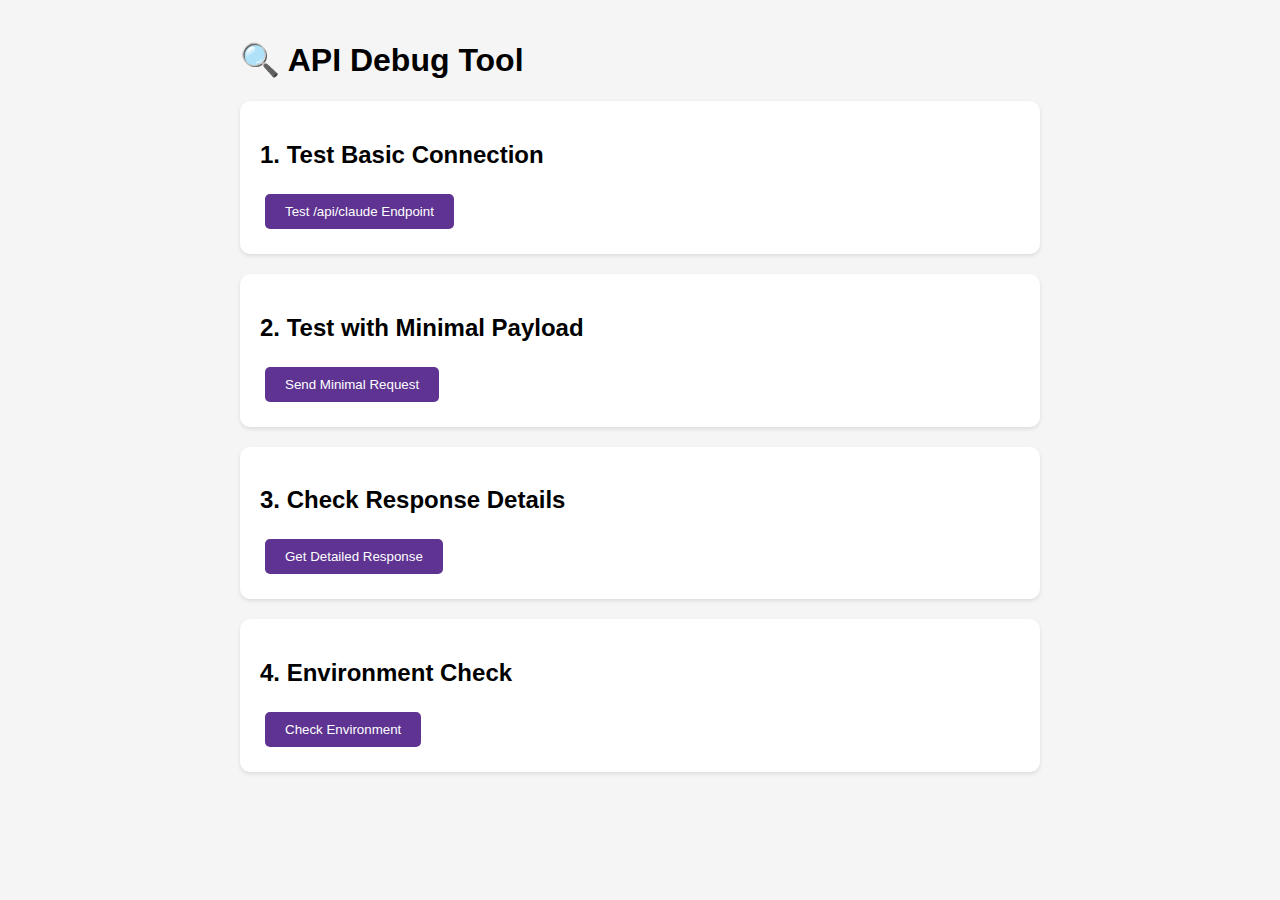
<file: debug-api.html>
<!DOCTYPE html>
<html lang="en">
<head>
    <meta charset="UTF-8">
    <meta name="viewport" content="width=device-width, initial-scale=1.0">
    <title>Debug API - Salem Career Quiz</title>
    <style>
        body {
            font-family: -apple-system, BlinkMacSystemFont, 'Segoe UI', Roboto, sans-serif;
            background-color: #f5f5f5;
            padding: 20px;
            max-width: 800px;
            margin: 0 auto;
        }
        .section {
            background: white;
            border-radius: 10px;
            padding: 20px;
            margin-bottom: 20px;
            box-shadow: 0 2px 4px rgba(0,0,0,0.1);
        }
        button {
            background-color: #5e3391;
            color: white;
            border: none;
            padding: 10px 20px;
            border-radius: 5px;
            cursor: pointer;
            margin: 5px;
        }
        button:hover { background-color: #4a2a73; }
        .error { color: #dc3545; }
        .success { color: #28a745; }
        .info { color: #17a2b8; }
        pre {
            background: #f8f9fa;
            padding: 10px;
            border-radius: 5px;
            overflow-x: auto;
        }
        .status-box {
            padding: 10px;
            border-radius: 5px;
            margin: 10px 0;
        }
    </style>
</head>
<body>
    <h1>🔍 API Debug Tool</h1>
    
    <div class="section">
        <h2>1. Test Basic Connection</h2>
        <button onclick="testBasicConnection()">Test /api/claude Endpoint</button>
        <div id="basic-result"></div>
    </div>

    <div class="section">
        <h2>2. Test with Minimal Payload</h2>
        <button onclick="testMinimalPayload()">Send Minimal Request</button>
        <div id="minimal-result"></div>
    </div>

    <div class="section">
        <h2>3. Check Response Details</h2>
        <button onclick="testDetailedResponse()">Get Detailed Response</button>
        <div id="detailed-result"></div>
    </div>

    <div class="section">
        <h2>4. Environment Check</h2>
        <button onclick="checkEnvironment()">Check Environment</button>
        <div id="env-result"></div>
    </div>

    <script>
        async function testBasicConnection() {
            const resultDiv = document.getElementById('basic-result');
            resultDiv.innerHTML = '<div class="info">Testing connection...</div>';
            
            try {
                const response = await fetch('/api/claude', {
                    method: 'POST',
                    headers: { 'Content-Type': 'application/json' },
                    body: JSON.stringify({
                        messages: [{ role: 'user', content: 'test' }],
                        system: 'Respond with just "Connection successful"',
                        temperature: 0.1,
                        max_tokens: 20
                    })
                });
                
                const responseText = await response.text();
                
                if (response.ok) {
                    resultDiv.innerHTML = `
                        <div class="success status-box">
                            ✅ Connection successful!
                            <pre>${responseText}</pre>
                        </div>
                    `;
                } else {
                    resultDiv.innerHTML = `
                        <div class="error status-box">
                            ❌ Error ${response.status}: ${response.statusText}
                            <pre>${responseText}</pre>
                        </div>
                    `;
                }
            } catch (error) {
                resultDiv.innerHTML = `
                    <div class="error status-box">
                        ❌ Network error: ${error.message}
                    </div>
                `;
            }
        }

        async function testMinimalPayload() {
            const resultDiv = document.getElementById('minimal-result');
            resultDiv.innerHTML = '<div class="info">Sending minimal request...</div>';
            
            try {
                const response = await fetch('/api/claude', {
                    method: 'POST',
                    headers: { 'Content-Type': 'application/json' },
                    body: JSON.stringify({
                        messages: [{ role: 'user', content: 'Say hello' }],
                        max_tokens: 50
                    })
                });
                
                const data = await response.json();
                
                resultDiv.innerHTML = `
                    <div class="${response.ok ? 'success' : 'error'} status-box">
                        Status: ${response.status}
                        <pre>${JSON.stringify(data, null, 2)}</pre>
                    </div>
                `;
            } catch (error) {
                resultDiv.innerHTML = `
                    <div class="error status-box">
                        Error: ${error.message}
                    </div>
                `;
            }
        }

        async function testDetailedResponse() {
            const resultDiv = document.getElementById('detailed-result');
            resultDiv.innerHTML = '<div class="info">Getting detailed response...</div>';
            
            try {
                const startTime = Date.now();
                const response = await fetch('/api/claude', {
                    method: 'POST',
                    headers: { 'Content-Type': 'application/json' },
                    body: JSON.stringify({
                        messages: [{ role: 'user', content: 'What is 2+2?' }],
                        system: 'You are a helpful assistant. Answer concisely.',
                        temperature: 0.3,
                        max_tokens: 100
                    })
                });
                
                const endTime = Date.now();
                const responseClone = response.clone();
                const responseText = await responseClone.text();
                
                let data;
                try {
                    data = await response.json();
                } catch (e) {
                    data = { parseError: e.message, rawResponse: responseText };
                }
                
                resultDiv.innerHTML = `
                    <div class="status-box">
                        <p><strong>Status:</strong> ${response.status} ${response.statusText}</p>
                        <p><strong>Response Time:</strong> ${endTime - startTime}ms</p>
                        <p><strong>Headers:</strong></p>
                        <pre>${JSON.stringify(Object.fromEntries(response.headers.entries()), null, 2)}</pre>
                        <p><strong>Body:</strong></p>
                        <pre>${JSON.stringify(data, null, 2)}</pre>
                    </div>
                `;
            } catch (error) {
                resultDiv.innerHTML = `
                    <div class="error status-box">
                        <p><strong>Error Type:</strong> ${error.constructor.name}</p>
                        <p><strong>Message:</strong> ${error.message}</p>
                        <p><strong>Stack:</strong></p>
                        <pre>${error.stack}</pre>
                    </div>
                `;
            }
        }

        async function checkEnvironment() {
            const resultDiv = document.getElementById('env-result');
            resultDiv.innerHTML = `
                <div class="info status-box">
                    <h3>Browser Environment:</h3>
                    <p><strong>Location:</strong> ${window.location.href}</p>
                    <p><strong>Hostname:</strong> ${window.location.hostname}</p>
                    <p><strong>Protocol:</strong> ${window.location.protocol}</p>
                    <p><strong>User Agent:</strong> ${navigator.userAgent}</p>
                    
                    <h3>Next Steps:</h3>
                    <ol>
                        <li>Check Vercel Dashboard → Settings → Environment Variables</li>
                        <li>Ensure CLAUDE_API_KEY is set (starts with sk-ant-)</li>
                        <li>Check Vercel Functions logs for error details</li>
                        <li>Redeploy after setting environment variable</li>
                    </ol>
                </div>
            `;
        }

        // Auto-run basic test on load
        window.onload = () => {
            console.log('Debug page loaded. Click buttons to test API.');
        };
    </script>
</body>
</html>
</file>
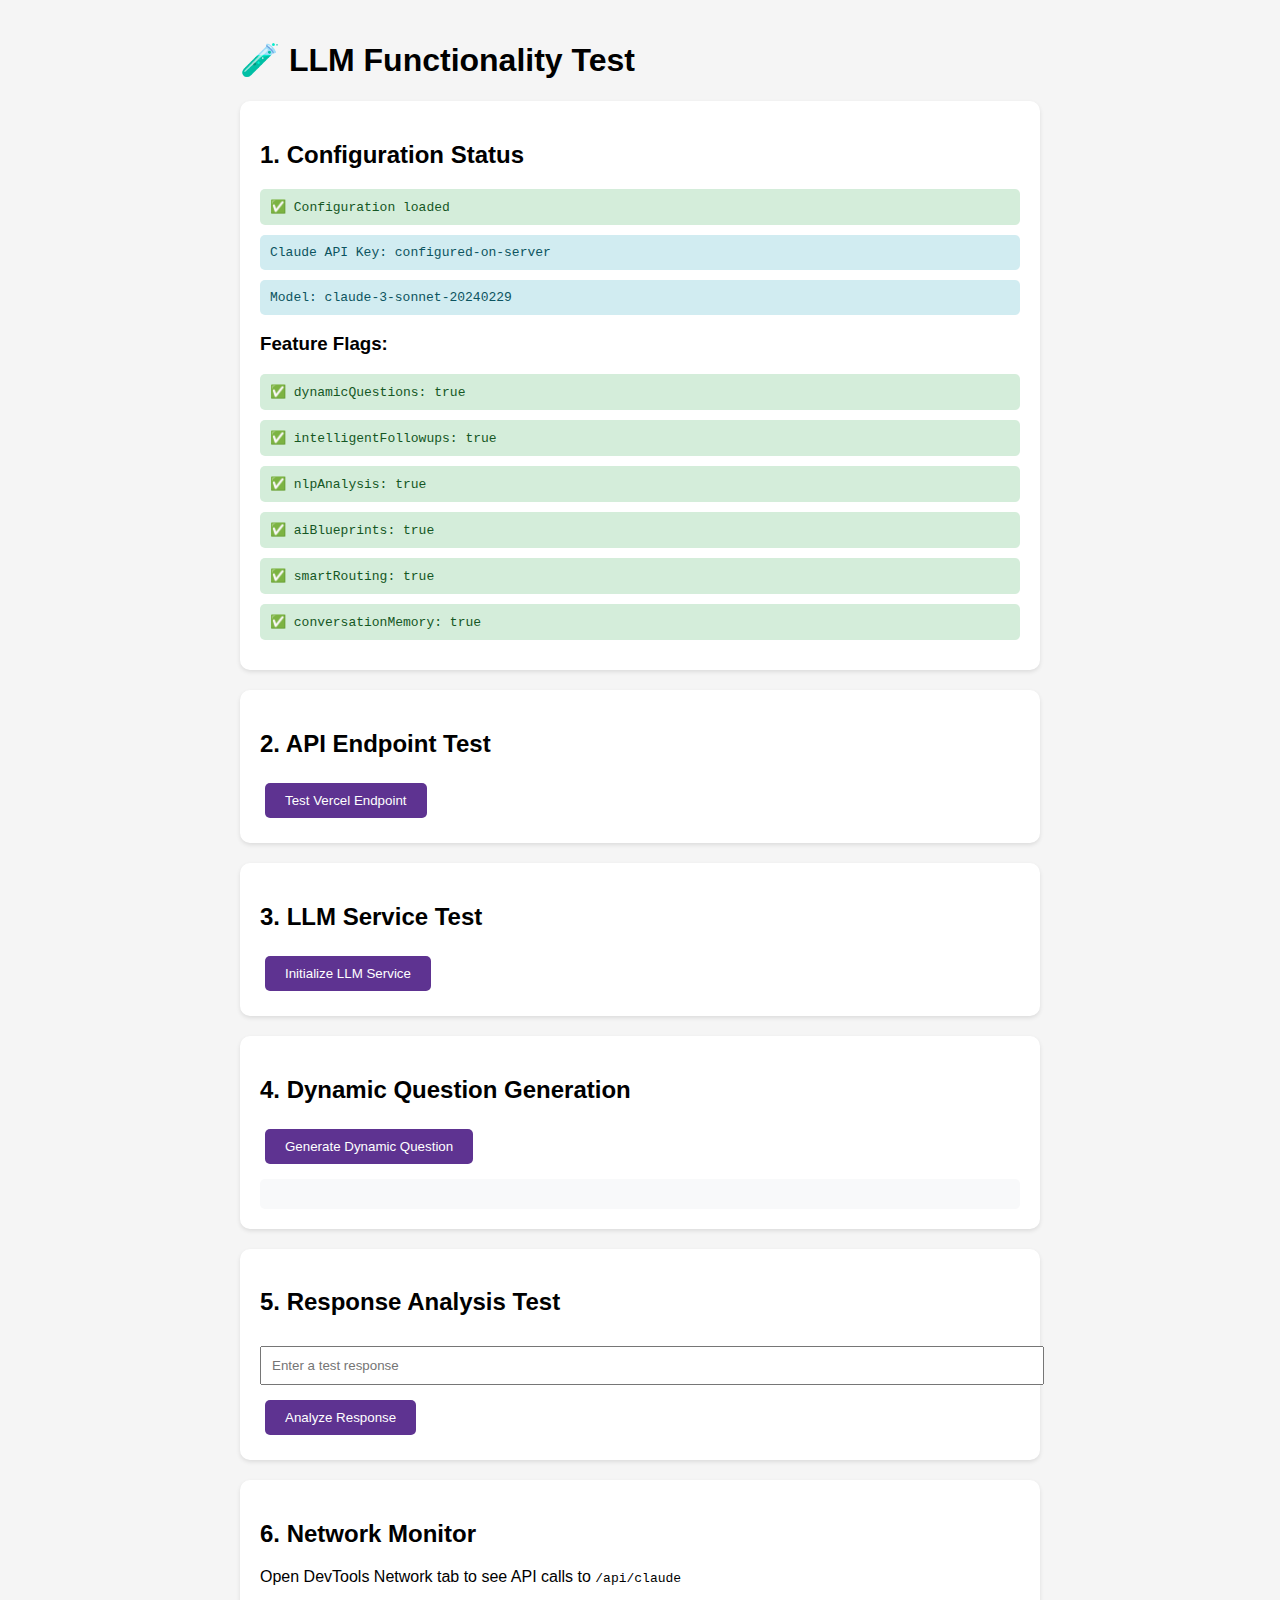
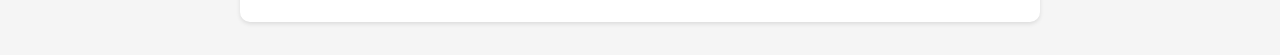
<file: test-llm.html>
<!DOCTYPE html>
<html lang="en">
<head>
    <meta charset="UTF-8">
    <meta name="viewport" content="width=device-width, initial-scale=1.0">
    <title>LLM Test - Salem Career Quiz</title>
    <style>
        body {
            font-family: -apple-system, BlinkMacSystemFont, 'Segoe UI', Roboto, sans-serif;
            background-color: #f5f5f5;
            padding: 20px;
            max-width: 800px;
            margin: 0 auto;
        }
        .test-section {
            background: white;
            border-radius: 10px;
            padding: 20px;
            margin-bottom: 20px;
            box-shadow: 0 2px 4px rgba(0,0,0,0.1);
        }
        .status {
            padding: 10px;
            border-radius: 5px;
            margin: 10px 0;
            font-family: monospace;
        }
        .success { background-color: #d4edda; color: #155724; }
        .error { background-color: #f8d7da; color: #721c24; }
        .info { background-color: #d1ecf1; color: #0c5460; }
        .warning { background-color: #fff3cd; color: #856404; }
        button {
            background-color: #5e3391;
            color: white;
            border: none;
            padding: 10px 20px;
            border-radius: 5px;
            cursor: pointer;
            margin: 5px;
        }
        button:hover { background-color: #4a2a73; }
        #response-output {
            background: #f8f9fa;
            padding: 15px;
            border-radius: 5px;
            margin-top: 10px;
            white-space: pre-wrap;
            font-family: monospace;
            max-height: 400px;
            overflow-y: auto;
        }
    </style>
</head>
<body>
    <h1>🧪 LLM Functionality Test</h1>
    
    <div class="test-section">
        <h2>1. Configuration Status</h2>
        <div id="config-status"></div>
    </div>

    <div class="test-section">
        <h2>2. API Endpoint Test</h2>
        <button onclick="testEndpoint()">Test Vercel Endpoint</button>
        <div id="endpoint-status"></div>
    </div>

    <div class="test-section">
        <h2>3. LLM Service Test</h2>
        <button onclick="testLLMService()">Initialize LLM Service</button>
        <div id="service-status"></div>
    </div>

    <div class="test-section">
        <h2>4. Dynamic Question Generation</h2>
        <button onclick="testDynamicQuestion()">Generate Dynamic Question</button>
        <div id="question-status"></div>
        <div id="response-output"></div>
    </div>

    <div class="test-section">
        <h2>5. Response Analysis Test</h2>
        <input type="text" id="test-response" placeholder="Enter a test response" style="width: 100%; padding: 10px; margin: 10px 0;">
        <button onclick="testAnalysis()">Analyze Response</button>
        <div id="analysis-status"></div>
    </div>

    <div class="test-section">
        <h2>6. Network Monitor</h2>
        <p>Open DevTools Network tab to see API calls to <code>/api/claude</code></p>
        <div id="network-log"></div>
    </div>

    <script src="config.js"></script>
    <script src="llm-service.js"></script>
    <script>
        let llmService;
        let networkLog = [];

        // Override fetch to log network calls
        const originalFetch = window.fetch;
        window.fetch = function(...args) {
            const url = args[0];
            if (url.includes('claude')) {
                const logEntry = {
                    url: url,
                    timestamp: new Date().toISOString(),
                    method: args[1]?.method || 'GET'
                };
                networkLog.push(logEntry);
                updateNetworkLog();
            }
            return originalFetch.apply(this, args);
        };

        function updateNetworkLog() {
            const logDiv = document.getElementById('network-log');
            logDiv.innerHTML = '<h3>Recent API Calls:</h3>';
            networkLog.slice(-5).reverse().forEach(entry => {
                logDiv.innerHTML += `<div class="status info">${entry.timestamp} - ${entry.method} ${entry.url}</div>`;
            });
        }

        // Test 1: Check configuration
        function checkConfig() {
            const status = document.getElementById('config-status');
            let html = '';
            
            if (window.quizConfig) {
                html += '<div class="status success">✅ Configuration loaded</div>';
                html += '<div class="status info">Claude API Key: ' + 
                    (window.quizConfig.claude.apiKey ? window.quizConfig.claude.apiKey : 'Not configured') + '</div>';
                html += '<div class="status info">Model: ' + window.quizConfig.claude.model + '</div>';
                
                // Check features
                html += '<h3>Feature Flags:</h3>';
                Object.entries(window.quizConfig.features).forEach(([feature, enabled]) => {
                    html += `<div class="status ${enabled ? 'success' : 'warning'}">
                        ${enabled ? '✅' : '❌'} ${feature}: ${enabled}
                    </div>`;
                });
            } else {
                html += '<div class="status error">❌ Configuration not loaded</div>';
            }
            
            status.innerHTML = html;
        }

        // Test 2: Test Vercel endpoint
        async function testEndpoint() {
            const status = document.getElementById('endpoint-status');
            status.innerHTML = '<div class="status info">Testing endpoint...</div>';
            
            try {
                const response = await fetch('/api/claude', {
                    method: 'POST',
                    headers: { 'Content-Type': 'application/json' },
                    body: JSON.stringify({
                        messages: [{ role: 'user', content: 'Hello, this is a test' }],
                        system: 'You are a helpful assistant. Respond with: "LLM endpoint working!"',
                        temperature: 0.1,
                        max_tokens: 50
                    })
                });
                
                if (response.ok) {
                    const data = await response.json();
                    status.innerHTML = `<div class="status success">✅ Endpoint working! Response: ${data.content}</div>`;
                } else {
                    const error = await response.text();
                    status.innerHTML = `<div class="status error">❌ Endpoint error: ${response.status} - ${error}</div>`;
                }
            } catch (error) {
                status.innerHTML = `<div class="status error">❌ Network error: ${error.message}</div>`;
            }
        }

        // Test 3: Initialize LLM Service
        async function testLLMService() {
            const status = document.getElementById('service-status');
            status.innerHTML = '<div class="status info">Initializing LLM service...</div>';
            
            try {
                llmService = new LLMService(window.quizConfig.claude.apiKey);
                await llmService.initializeConversation();
                status.innerHTML = '<div class="status success">✅ LLM Service initialized successfully</div>';
                status.innerHTML += `<div class="status info">API URL: ${llmService.apiUrl}</div>`;
                status.innerHTML += `<div class="status info">Conversation history: ${llmService.conversationHistory.length} messages</div>`;
            } catch (error) {
                status.innerHTML = `<div class="status error">❌ Failed to initialize: ${error.message}</div>`;
            }
        }

        // Test 4: Generate dynamic question
        async function testDynamicQuestion() {
            const status = document.getElementById('question-status');
            const output = document.getElementById('response-output');
            
            if (!llmService) {
                status.innerHTML = '<div class="status error">❌ Please initialize LLM service first</div>';
                return;
            }
            
            status.innerHTML = '<div class="status info">Generating dynamic question...</div>';
            
            try {
                const userProfile = {
                    name: 'Test User',
                    currentRole: 'Marketing Coordinator',
                    experience: '3-5 years',
                    goals: ['career advancement', 'leadership skills']
                };
                
                const result = await llmService.generateDynamicQuestion(
                    userProfile,
                    ['q1', 'q2', 'q3'],
                    ['education preferences', 'time commitment', 'budget']
                );
                
                status.innerHTML = '<div class="status success">✅ Dynamic question generated!</div>';
                output.textContent = JSON.stringify(result, null, 2);
            } catch (error) {
                status.innerHTML = `<div class="status error">❌ Generation failed: ${error.message}</div>`;
                output.textContent = error.stack;
            }
        }

        // Test 5: Analyze response
        async function testAnalysis() {
            const status = document.getElementById('analysis-status');
            const testResponse = document.getElementById('test-response').value;
            
            if (!llmService) {
                status.innerHTML = '<div class="status error">❌ Please initialize LLM service first</div>';
                return;
            }
            
            if (!testResponse) {
                status.innerHTML = '<div class="status warning">⚠️ Please enter a test response</div>';
                return;
            }
            
            status.innerHTML = '<div class="status info">Analyzing response...</div>';
            
            try {
                const analysis = await llmService.analyzeTextResponse(
                    "What's your biggest career frustration?",
                    testResponse,
                    { currentRole: 'Test Role' }
                );
                
                status.innerHTML = '<div class="status success">✅ Analysis complete!</div>';
                status.innerHTML += `<pre>${JSON.stringify(analysis, null, 2)}</pre>`;
            } catch (error) {
                status.innerHTML = `<div class="status error">❌ Analysis failed: ${error.message}</div>`;
            }
        }

        // Run config check on load
        window.onload = function() {
            checkConfig();
            console.log('LLM Test Page Loaded');
            console.log('Configuration:', window.quizConfig);
            console.log('To test LLM features:');
            console.log('1. Click "Test Vercel Endpoint" to verify API is accessible');
            console.log('2. Click "Initialize LLM Service" to set up the service');
            console.log('3. Test dynamic question generation and response analysis');
        };
    </script>
</body>
</html>
</file>
<file: colors.css>
--mindaro: #d9ed92ff;
--light-green: #b5e48cff;
--light-green-2: #99d98cff;
--emerald: #76c893ff;
--keppel: #52b69aff;
--verdigris: #34a0a4ff;
--bondi-blue: #168aadff;
--cerulean: #1a759fff;
--lapis-lazuli: #1e6091ff;
--indigo-dye: #184e77ff;
</file>
